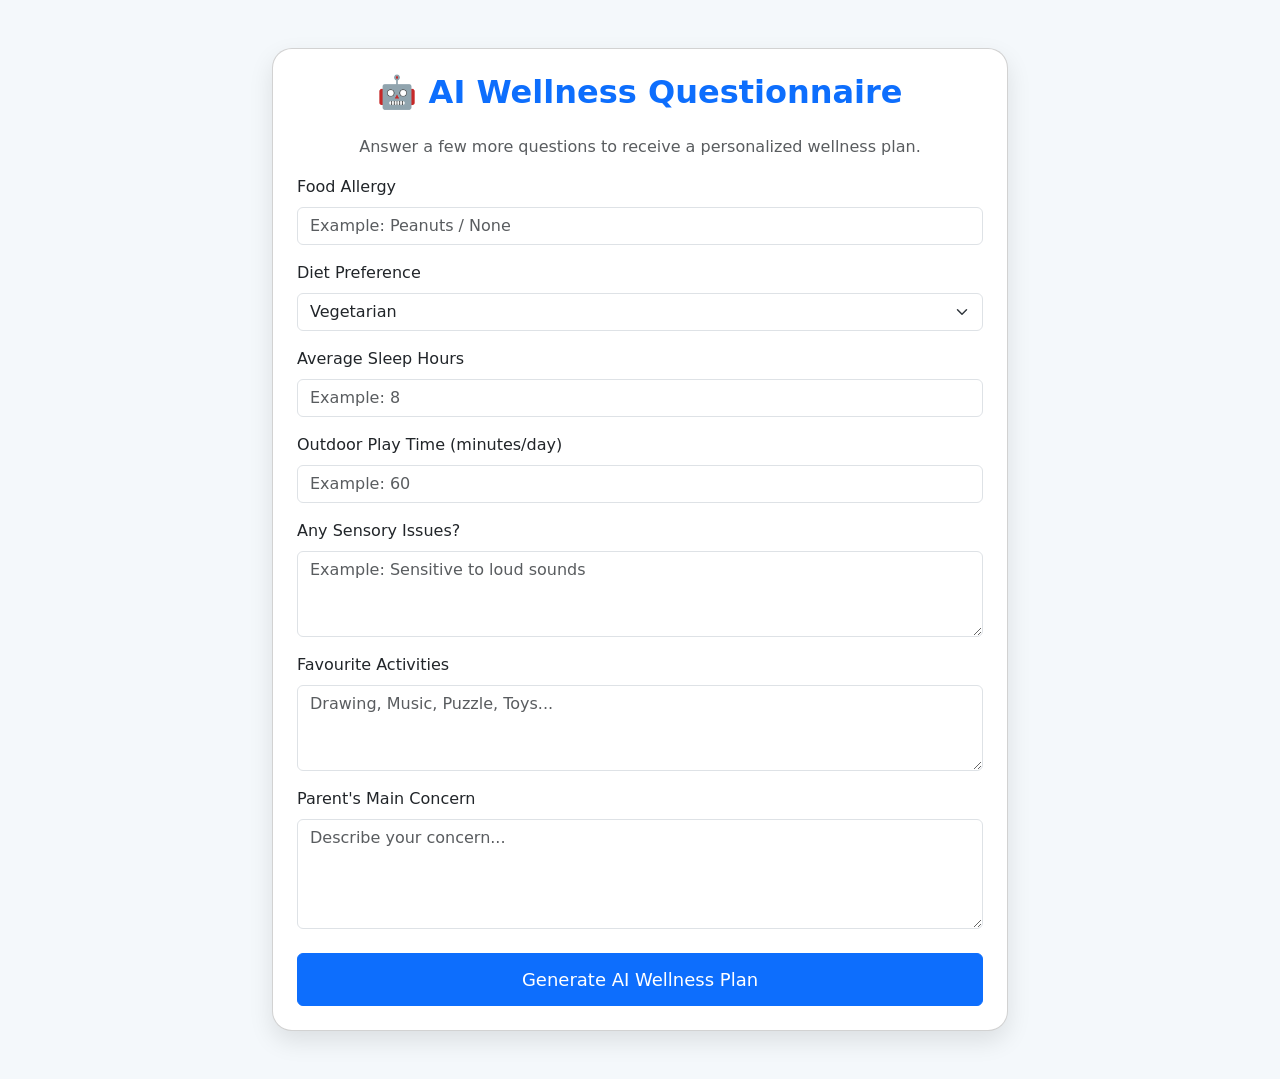
<file: templates/wellness_questions.html>
<!DOCTYPE html>
<html lang="en">
<head>
    <meta charset="UTF-8">
    <meta name="viewport" content="width=device-width, initial-scale=1.0">
    <title>AI Wellness Questionnaire</title>

    <link href="https://cdn.jsdelivr.net/npm/bootstrap@5.3.3/dist/css/bootstrap.min.css" rel="stylesheet">

    <style>
        body{
            background:#f4f8fb;
        }

        .card{
            border-radius:20px;
            box-shadow:0 10px 25px rgba(0,0,0,.1);
        }

        h2{
            font-weight:bold;
        }

        .btn-primary{
            width:100%;
            padding:12px;
            font-size:18px;
        }
    </style>

</head>
<body>

<div class="container mt-5 mb-5">

<div class="row justify-content-center">

<div class="col-lg-8">

<div class="card p-4">

<h2 class="text-center text-primary mb-4">
🤖 AI Wellness Questionnaire
</h2>

<p class="text-center text-muted">
Answer a few more questions to receive a personalized wellness plan.
</p>

<form action="/generate-wellness" method="POST">

<div class="mb-3">
<label class="form-label">Food Allergy</label>
<input type="text" class="form-control" name="food_allergy" placeholder="Example: Peanuts / None">
</div>

<div class="mb-3">
<label class="form-label">Diet Preference</label>

<select class="form-select" name="diet_preference">
<option>Vegetarian</option>
<option>Non Vegetarian</option>
<option>Vegan</option>
<option>Mixed</option>
</select>

</div>

<div class="mb-3">
<label class="form-label">Average Sleep Hours</label>

<input type="number"
class="form-control"
name="sleep_hours"
placeholder="Example: 8">

</div>

<div class="mb-3">
<label class="form-label">Outdoor Play Time (minutes/day)</label>

<input type="number"
class="form-control"
name="outdoor_play"
placeholder="Example: 60">

</div>

<div class="mb-3">
<label class="form-label">Any Sensory Issues?</label>

<textarea
class="form-control"
name="sensory_issues"
rows="3"
placeholder="Example: Sensitive to loud sounds"></textarea>

</div>

<div class="mb-3">
<label class="form-label">Favourite Activities</label>

<textarea
class="form-control"
name="favorite_activity"
rows="3"
placeholder="Drawing, Music, Puzzle, Toys..."></textarea>

</div>

<div class="mb-4">
<label class="form-label">Parent's Main Concern</label>

<textarea
class="form-control"
name="parent_concern"
rows="4"
placeholder="Describe your concern..."></textarea>

</div>

<button class="btn btn-primary">
Generate AI Wellness Plan
</button>

</form>

</div>

</div>

</div>

</div>

</body>
</html>
</file>
